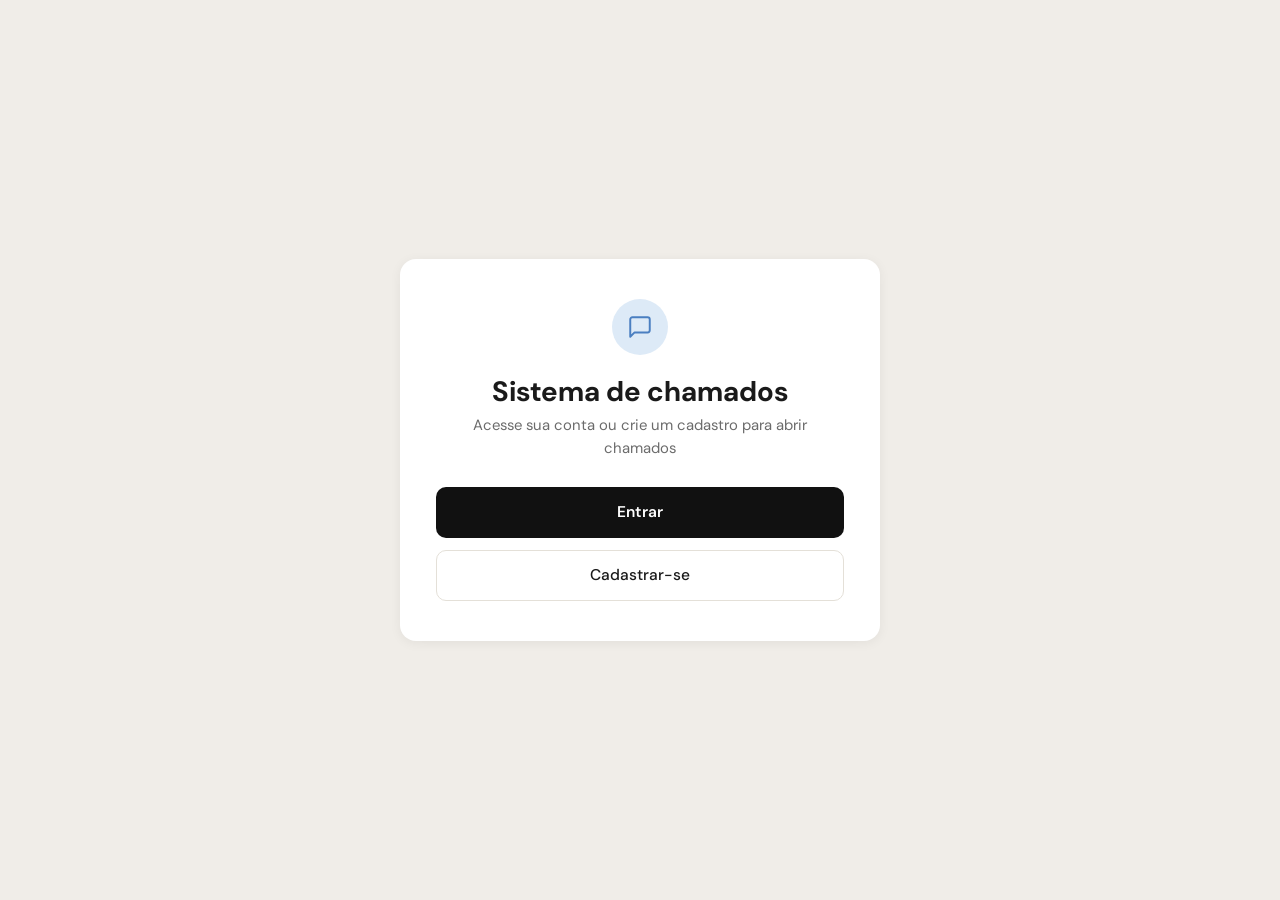
<file: index.html>
<!DOCTYPE html>
<html lang="pt-BR">
<head>
  <meta charset="UTF-8" />
  <meta name="viewport" content="width=device-width, initial-scale=1.0" />
  <title>Sistema de Chamados</title>
  <!-- Bootstrap 5 -->
  <link href="https://cdn.jsdelivr.net/npm/bootstrap@5.3.0/dist/css/bootstrap.min.css" rel="stylesheet" />
  <!-- CSS customizado -->
  <link rel="stylesheet" href="css/style.css" />
</head>
<body data-page="index">

  <!-- ========================================================
       TELA INICIAL
       ======================================================== -->
  <div class="card-main text-center">

    <!-- Ícone -->
    <div class="screen-icon">
      <svg viewBox="0 0 24 24" fill="none" stroke-width="1.8" stroke-linecap="round" stroke-linejoin="round">
        <path d="M21 15a2 2 0 0 1-2 2H7l-4 4V5a2 2 0 0 1 2-2h14a2 2 0 0 1 2 2z"/>
      </svg>
    </div>

    <h1 class="screen-title centered">Sistema de chamados</h1>
    <p class="screen-subtitle centered">
      Acesse sua conta ou crie um cadastro para abrir chamados
    </p>

    <!-- Botões -->
    <button id="btnEntrar" class="btn-primary-custom">Entrar</button>
    <a href="login.html" class="btn-outline-custom btn-gap" style="display:block;">Cadastrar-se</a>

  </div><!-- /card-main -->

  <!-- Bootstrap JS -->
  <script src="https://cdn.jsdelivr.net/npm/bootstrap@5.3.0/dist/js/bootstrap.bundle.min.js"></script>
  <script src="js/app.js"></script>
</body>
</html>
</file>
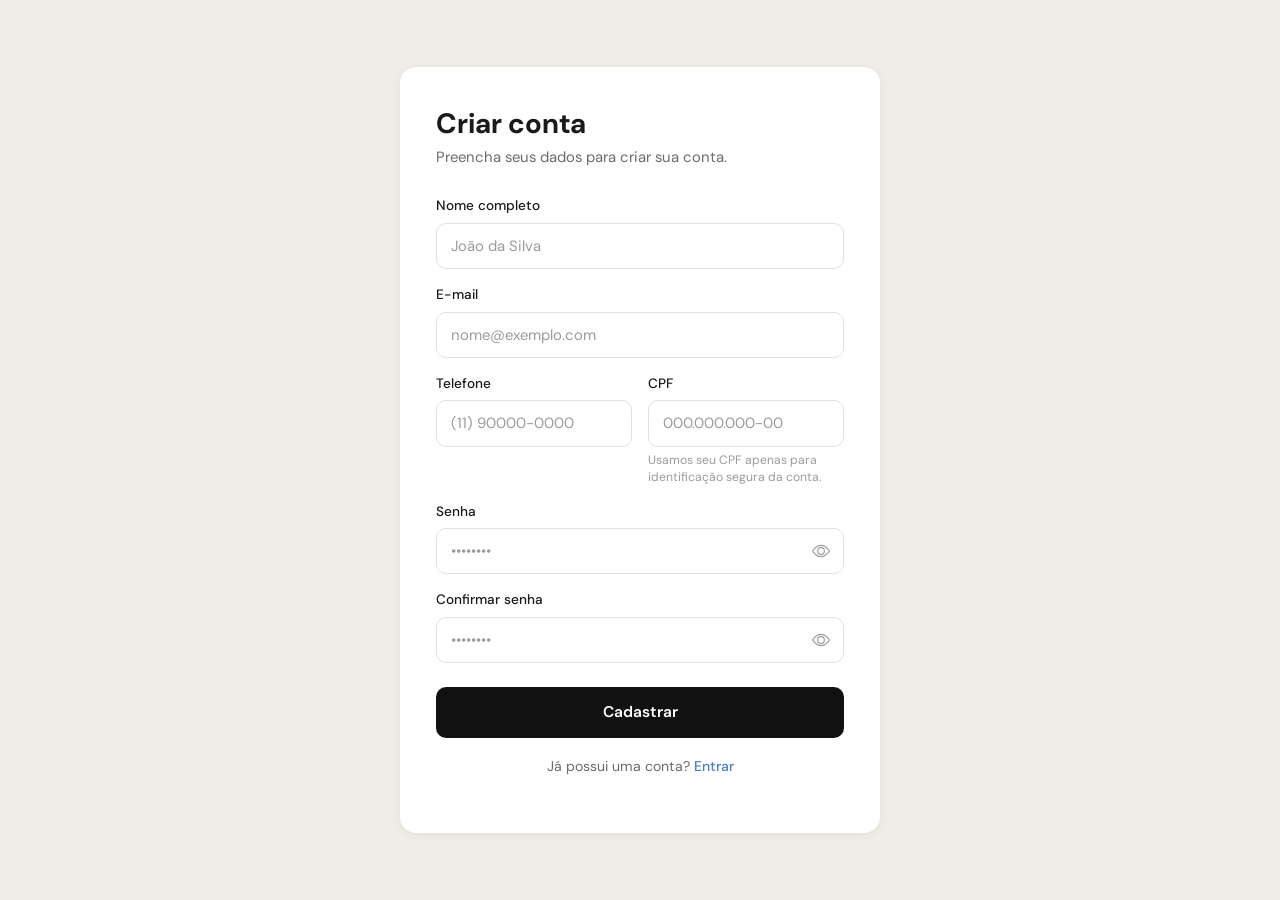
<file: cadastro.html>
<!DOCTYPE html>
<html lang="pt-BR">

<head>
  <meta charset="UTF-8" />
  <meta name="viewport" content="width=device-width, initial-scale=1.0" />
  <title>Criar conta – Sistema de Chamados</title>
  <link href="https://cdn.jsdelivr.net/npm/bootstrap@5.3.0/dist/css/bootstrap.min.css" rel="stylesheet" />
  <link rel="stylesheet" href="css/style.css" />
</head>

<body data-page="cadastro">

  <!-- ========================================================
       TELA DE CADASTRO
       ======================================================== -->
  <div class="card-main">

    <h1 class="screen-title">Criar conta</h1>
    <p class="screen-subtitle">Preencha seus dados para criar sua conta.</p>

    <!-- Alerta -->
    <div id="alertCadastro" class="alert-box"></div>

    <!-- Formulário -->
    <form id="formCadastro" novalidate>

      <!-- Nome completo -->
      <div class="mb-3">
        <label for="nome" class="form-label">Nome completo</label>
        <input type="text" id="nome" class="form-control" placeholder="João da Silva" autocomplete="name" required />
      </div>

      <!-- E-mail -->
      <div class="mb-3">
        <label for="email" class="form-label">E-mail</label>
        <input type="email" id="email" class="form-control" placeholder="nome@exemplo.com" autocomplete="email" required />
        <p class="field-error" id="erroEmail"></p>
      </div>

      <!-- Telefone + CPF lado a lado -->
      <div class="row g-3 mb-3">
        <div class="col-sm-6">
          <label for="telefone" class="form-label">Telefone</label>
          <input type="tel" id="telefone" class="form-control" placeholder="(11) 90000-0000" autocomplete="tel"
            maxlength="16" required />
        </div>
        <div class="col-sm-6">
          <label for="cpf" class="form-label">CPF</label>
          <input type="text" id="cpf" class="form-control" placeholder="000.000.000-00" maxlength="14"
            inputmode="numeric" required />
          <p class="field-hint">Usamos seu CPF apenas para identificação segura da conta.</p>
          <p class="field-error" id="erroCPF"></p>
        </div>
      </div>

      <!-- Senha -->
      <div class="mb-3">
        <label for="senha" class="form-label">Senha</label>
        <div class="password-wrapper">
          <input type="password" id="senha" class="form-control" placeholder="••••••••" autocomplete="new-password" required />
          <button type="button" class="btn-toggle-pwd" aria-label="Mostrar senha" onclick="toggleSenha('senha', this)">
            <svg class="icon-eye" xmlns="http://www.w3.org/2000/svg" width="18" height="18" viewBox="0 0 16 16" fill="currentColor">
              <path d="M16 8s-3-5.5-8-5.5S0 8 0 8s3 5.5 8 5.5S16 8 16 8zM1.173 8a13.133 13.133 0 0 1 1.66-2.043C4.12 4.668 5.88 3.5 8 3.5c2.12 0 3.879 1.168 5.168 2.457A13.133 13.133 0 0 1 14.828 8c-.058.087-.122.183-.195.288-.335.48-.83 1.12-1.465 1.755C11.879 11.332 10.119 12.5 8 12.5c-2.12 0-3.879-1.168-5.168-2.457A13.134 13.134 0 0 1 1.172 8z"/>
              <path d="M8 5.5a2.5 2.5 0 1 0 0 5 2.5 2.5 0 0 0 0-5zM4.5 8a3.5 3.5 0 1 1 7 0 3.5 3.5 0 0 1-7 0z"/>
            </svg>
            <svg class="icon-eye-slash" xmlns="http://www.w3.org/2000/svg" width="18" height="18" viewBox="0 0 16 16" fill="currentColor" style="display:none">
              <path d="M13.359 11.238C15.06 9.72 16 8 16 8s-3-5.5-8-5.5a7.028 7.028 0 0 0-2.79.588l.77.771A5.944 5.944 0 0 1 8 3.5c2.12 0 3.879 1.168 5.168 2.457A13.134 13.134 0 0 1 14.828 8c-.058.087-.122.183-.195.288-.335.48-.83 1.12-1.465 1.755-.165.165-.337.328-.517.486l.708.709z"/>
              <path d="M11.297 9.176a3.5 3.5 0 0 0-4.474-4.474l.823.823a2.5 2.5 0 0 1 2.829 2.829l.822.822zm-2.943 1.299.822.822a3.5 3.5 0 0 1-4.474-4.474l.823.823a2.5 2.5 0 0 0 2.829 2.829z"/>
              <path d="M3.35 5.47c-.18.16-.353.322-.518.487A13.134 13.134 0 0 0 1.172 8l.195.288c.335.48.83 1.12 1.465 1.755C4.121 11.332 5.881 12.5 8 12.5c.716 0 1.39-.133 2.02-.36l.77.772A7.029 7.029 0 0 1 8 13.5C3 13.5 0 8 0 8s.939-1.721 2.641-3.238l.708.709zm10.296 8.884-12-12 .708-.708 12 12-.708.708z"/>
            </svg>
          </button>
        </div>
        <div class="pwd-criteria" id="pwdCriteria">
          <p class="criteria-item" id="critLen"><span class="crit-icon">✗</span> Mínimo de 8 caracteres</p>
          <p class="criteria-item" id="critNum"><span class="crit-icon">✗</span> Contém pelo menos um número</p>
          <p class="criteria-item" id="critLtr"><span class="crit-icon">✗</span> Contém pelo menos uma letra</p>
        </div>
      </div>

      <!-- Confirmar senha -->
      <div class="mb-4">
        <label for="confirmarSenha" class="form-label">Confirmar senha</label>
        <div class="password-wrapper">
          <input type="password" id="confirmarSenha" class="form-control" placeholder="••••••••" autocomplete="new-password" required />

          <button type="button" class="btn-toggle-pwd" aria-label="Mostrar senha" onclick="toggleSenha('confirmarSenha', this)">
            <svg class="icon-eye" xmlns="http://www.w3.org/2000/svg" width="18" height="18" viewBox="0 0 16 16" fill="currentColor">
              <path d="M16 8s-3-5.5-8-5.5S0 8 0 8s3 5.5 8 5.5S16 8 16 8zM1.173 8a13.133 13.133 0 0 1 1.66-2.043C4.12 4.668 5.88 3.5 8 3.5c2.12 0 3.879 1.168 5.168 2.457A13.133 13.133 0 0 1 14.828 8c-.058.087-.122.183-.195.288-.335.48-.83 1.12-1.465 1.755C11.879 11.332 10.119 12.5 8 12.5c-2.12 0-3.879-1.168-5.168-2.457A13.134 13.134 0 0 1 1.172 8z"/>
              <path d="M8 5.5a2.5 2.5 0 1 0 0 5 2.5 2.5 0 0 0 0-5zM4.5 8a3.5 3.5 0 1 1 7 0 3.5 3.5 0 0 1-7 0z"/>
            </svg>
            <svg class="icon-eye-slash" xmlns="http://www.w3.org/2000/svg" width="18" height="18" viewBox="0 0 16 16" fill="currentColor" style="display:none">
              <path d="M13.359 11.238C15.06 9.72 16 8 16 8s-3-5.5-8-5.5a7.028 7.028 0 0 0-2.79.588l.77.771A5.944 5.944 0 0 1 8 3.5c2.12 0 3.879 1.168 5.168 2.457A13.134 13.134 0 0 1 14.828 8c-.058.087-.122.183-.195.288-.335.48-.83 1.12-1.465 1.755-.165.165-.337.328-.517.486l.708.709z"/>
              <path d="M11.297 9.176a3.5 3.5 0 0 0-4.474-4.474l.823.823a2.5 2.5 0 0 1 2.829 2.829l.822.822zm-2.943 1.299.822.822a3.5 3.5 0 0 1-4.474-4.474l.823.823a2.5 2.5 0 0 0 2.829 2.829z"/>
              <path d="M3.35 5.47c-.18.16-.353.322-.518.487A13.134 13.134 0 0 0 1.172 8l.195.288c.335.48.83 1.12 1.465 1.755C4.121 11.332 5.881 12.5 8 12.5c.716 0 1.39-.133 2.02-.36l.77.772A7.029 7.029 0 0 1 8 13.5C3 13.5 0 8 0 8s.939-1.721 2.641-3.238l.708.709zm10.296 8.884-12-12 .708-.708 12 12-.708.708z"/>
            </svg>
          </button>
        </div>
        <p class="field-error" id="erroConfirmaSenha"></p>
      </div>

      <button type="submit" class="btn-primary-custom">Cadastrar</button>

    </form>

    <p class="form-footer">
      Já possui uma conta? <a href="login.html" class="link-accent">Entrar</a>
    </p>

  </div><!-- /card-main -->

  <script src="https://cdn.jsdelivr.net/npm/bootstrap@5.3.0/dist/js/bootstrap.bundle.min.js"></script>
  <script src="js/app.js"></script>
  <script>
    function toggleSenha(id, btn) {
      const input = document.getElementById(id);
      const mostrar = input.type === 'password';
      input.type = mostrar ? 'text' : 'password';
      btn.setAttribute('aria-label', mostrar ? 'Ocultar senha' : 'Mostrar senha');
      btn.querySelector('.icon-eye').style.display = mostrar ? 'none' : '';
      btn.querySelector('.icon-eye-slash').style.display = mostrar ? '' : 'none';
    }
  </script>
</body>

</html>
</file>
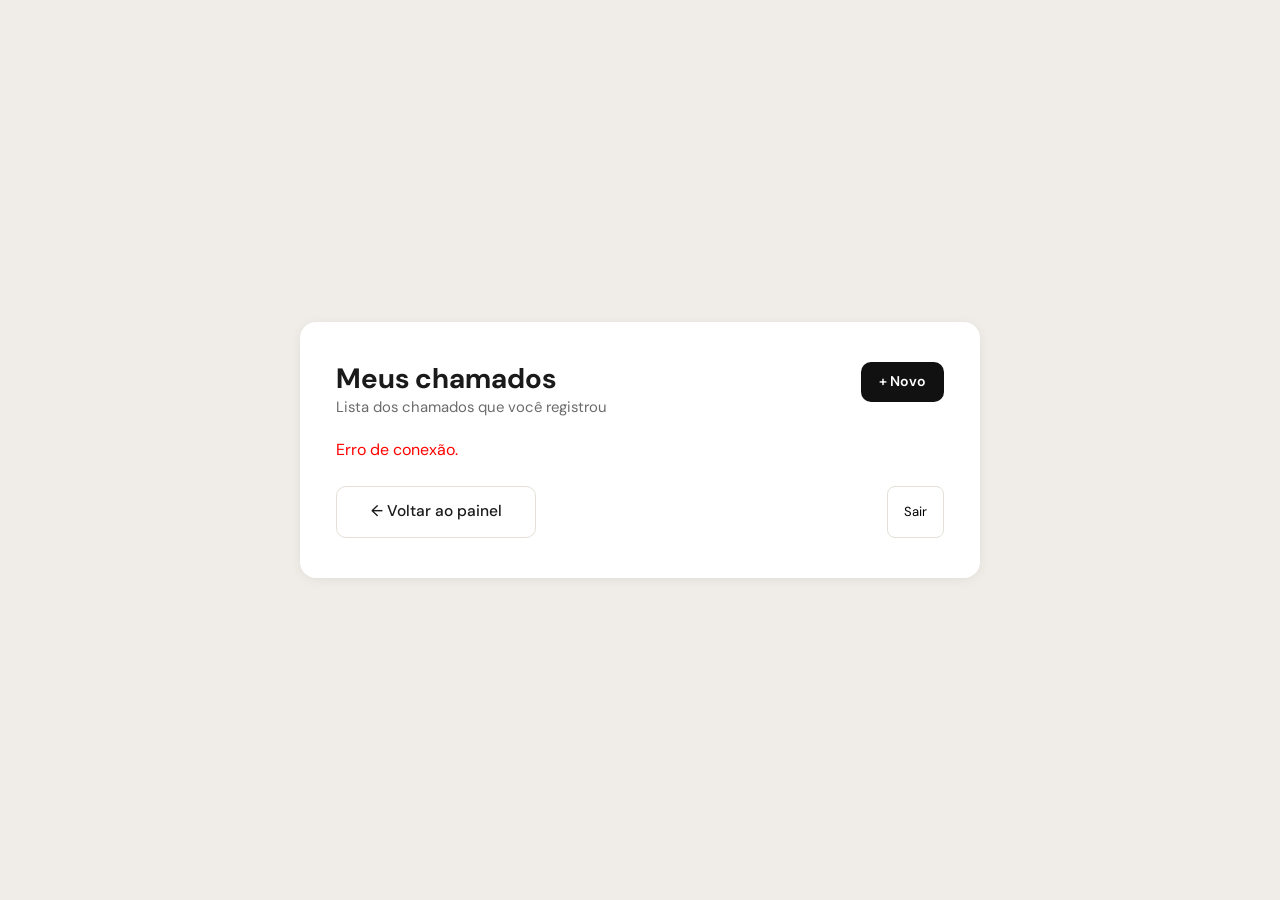
<file: chamados.html>
<!DOCTYPE html>
<html lang="pt-BR">
<head>
  <meta charset="UTF-8" />
  <meta name="viewport" content="width=device-width, initial-scale=1.0" />
  <title>Meus chamados – Sistema de Chamados</title>
  <link href="https://cdn.jsdelivr.net/npm/bootstrap@5.3.0/dist/css/bootstrap.min.css" rel="stylesheet" />
  <link rel="stylesheet" href="css/style.css" />
</head>
<body data-page="chamados">

  <!-- ========================================================
       LISTAGEM DE CHAMADOS
       ======================================================== -->
  <div class="card-main card-wide">

    <!-- Cabeçalho com título + botão + ações de nav -->
    <div class="list-header">
      <div>
        <h1 class="screen-title mb-0">Meus chamados</h1>
        <p class="screen-subtitle mb-0">Lista dos chamados que você registrou</p>
      </div>
      <button id="btnNovo" class="btn-novo">+ Novo</button>
    </div>

    <!-- Lista dinâmica (preenchida pelo JS) -->
    <div id="listaChamados">
      <p style="color:var(--text-muted); font-size:.9rem;">Carregando…</p>
    </div>

    <!-- Rodapé de navegação -->
    <div style="display:flex; gap:12px; margin-top:24px; justify-content:space-between;">
      <button id="btnVoltar" class="btn-outline-custom mb-0" style="max-width:200px;">← Voltar ao painel</button>
      <button onclick="fazerLogout()" class="btn-sm-outline">Sair</button>
    </div>

  </div><!-- /card-main -->

  <!-- ========================================================
       MODAL: Abrir / Editar chamado
       ======================================================== -->
  <div id="modalChamado" class="modal-overlay">
    <div class="modal-box">

      <h2 class="screen-title" id="modalChamadoTitulo" style="font-size:1.4rem; margin-bottom:4px;">
        Abrir chamado
      </h2>
      <p class="screen-subtitle">Preencha os dados para registrar um novo chamado</p>

      <div id="alertChamado" class="alert-box"></div>

      <form id="formChamado" novalidate>

        <!-- Título -->
        <div class="mb-3">
          <label for="chTitulo" class="form-label">Título</label>
          <input
            type="text"
            id="chTitulo"
            class="form-control"
            placeholder="Resumo do problema"
            required
          />
        </div>

        <!-- Descrição -->
        <div class="mb-3">
          <label for="chDescricao" class="form-label">Descrição</label>
          <textarea
            id="chDescricao"
            class="form-control"
            placeholder="Descreva o chamado em detalhes…"
            rows="4"
            required
          ></textarea>
        </div>

        <!-- Departamento + Região lado a lado -->
        <div class="col-2 mb-3">
          <div>
            <label for="chDepartamento" class="form-label">Departamento</label>
            <select id="chDepartamento" class="form-select" required>
              <option value="">Selecione…</option>
              <option value="TI">TI</option>
              <option value="RH">RH</option>
              <option value="Financeiro">Financeiro</option>
            </select>
          </div>
          <div>
            <label for="chRegiao" class="form-label">Região</label>
            <select id="chRegiao" class="form-select" required>
              <option value="">Selecione…</option>
              <option value="Sudeste">Sudeste</option>
              <option value="Sul">Sul</option>
              <option value="Norte">Norte</option>
            </select>
          </div>
        </div>

        <!-- Responsável -->
        <div class="mb-3">
          <label for="chResponsavel" class="form-label">Responsável</label>
          <input
            type="text"
            id="chResponsavel"
            class="form-control"
            placeholder="Nome do responsável pelo atendimento"
            required
          />
        </div>

        <!-- Status (visível apenas na edição) -->
        <div id="statusGroup" class="mb-4" style="display:none;">
          <label for="chStatus" class="form-label">Status</label>
          <select id="chStatus" class="form-select">
            <option value="Em aberto">Em aberto</option>
            <option value="Em análise">Em análise</option>
            <option value="Resolvido">Resolvido</option>
          </select>
        </div>

        <!-- Hint para novo chamado -->
        <p class="status-hint mb-4" id="statusHint">
          Ao criar um novo chamado, o status inicial será "Em aberto".
        </p>

        <!-- Botões -->
        <div class="col-2">
          <button type="button" onclick="fecharModalChamado()" class="btn-outline-custom mb-0">Cancelar</button>
          <button type="submit" id="btnSalvarChamado" class="btn-primary-custom mb-0">Cadastrar chamado</button>
        </div>

      </form>
    </div>
  </div><!-- /modalChamado -->

  <script src="https://cdn.jsdelivr.net/npm/bootstrap@5.3.0/dist/js/bootstrap.bundle.min.js"></script>
  <script src="js/app.js"></script>
</body>
</html>
</file>
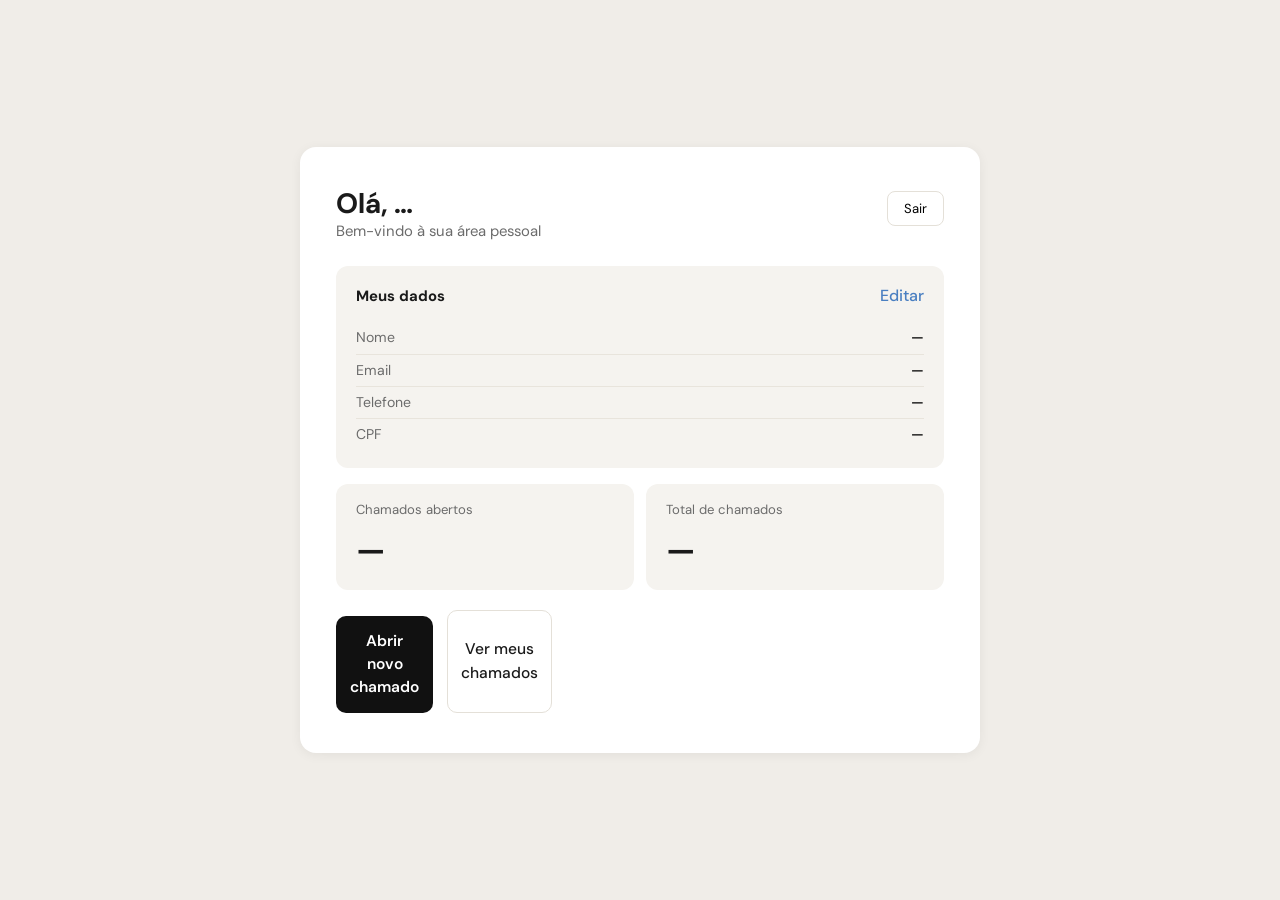
<file: dashboard.html>
<!DOCTYPE html>
<html lang="pt-BR">
<head>
  <meta charset="UTF-8" />
  <meta name="viewport" content="width=device-width, initial-scale=1.0" />
  <title>Área do usuário – Sistema de Chamados</title>
  <link href="https://cdn.jsdelivr.net/npm/bootstrap@5.3.0/dist/css/bootstrap.min.css" rel="stylesheet" />
  <link rel="stylesheet" href="css/style.css" />
</head>
<body data-page="dashboard">

  <!-- ========================================================
       ÁREA DO USUÁRIO
       ======================================================== -->
  <div class="card-main card-wide">

    <!-- Cabeçalho -->
    <div style="display:flex; justify-content:space-between; align-items:flex-start; margin-bottom:24px;">
      <div>
        <h1 class="screen-title mb-0">Olá, <span id="nomeUsuario">…</span></h1>
        <p class="screen-subtitle mb-0">Bem-vindo à sua área pessoal</p>
      </div>
      <button onclick="fazerLogout()" class="btn-sm-outline" style="margin-top:4px;">Sair</button>
    </div>

    <!-- Seção Meus dados -->
    <div class="data-section">
      <div class="data-section-header">
        <span class="data-section-title">Meus dados</span>
        <button id="btnEditarDados" class="link-accent" style="background:none;border:none;padding:0;cursor:pointer;">
          Editar
        </button>
      </div>

      <div class="data-row">
        <span class="data-row-key">Nome</span>
        <span class="data-row-val" id="dadoNome">—</span>
      </div>
      <div class="data-row">
        <span class="data-row-key">Email</span>
        <span class="data-row-val" id="dadoEmail">—</span>
      </div>
      <div class="data-row">
        <span class="data-row-key">Telefone</span>
        <span class="data-row-val" id="dadoTelefone">—</span>
      </div>
      <div class="data-row">
        <span class="data-row-key">CPF</span>
        <span class="data-row-val" id="dadoCPF">—</span>
      </div>
    </div>

    <!-- Estatísticas de chamados -->
    <div class="stats-row">
      <div class="stat-card">
        <div class="stat-label">Chamados abertos</div>
        <div class="stat-value" id="qtdAbertos">—</div>
      </div>
      <div class="stat-card">
        <div class="stat-label">Total de chamados</div>
        <div class="stat-value" id="qtdTotal">—</div>
      </div>
    </div>

    <!-- Ações -->
    <div class="col-2">
      <button id="btnNovoChamado" class="btn-primary-custom mb-0">Abrir novo chamado</button>
      <button id="btnVerChamados" class="btn-outline-custom mb-0">Ver meus chamados</button>
    </div>

  </div><!-- /card-main -->

  <!-- ========================================================
       MODAL: Editar dados do usuário
       ======================================================== -->
  <div id="modalEditar" class="modal-overlay">
    <div class="modal-box">

      <h2 class="screen-title" style="font-size:1.4rem; margin-bottom:4px;">Editar dados</h2>
      <p class="screen-subtitle">Atualize suas informações pessoais</p>

      <div id="alertEditar" class="alert-box"></div>

      <form id="formEditar" novalidate>

        <div class="mb-3">
          <label for="editNome" class="form-label">Nome completo</label>
          <input type="text" id="editNome" class="form-control" required />
        </div>

        <div class="mb-3">
          <label for="editEmail" class="form-label">Email</label>
          <input type="email" id="editEmail" class="form-control" required />
        </div>

        <div class="col-2 mb-3">
          <div>
            <label for="editTelefone" class="form-label">Telefone</label>
            <input type="tel" id="editTelefone" class="form-control" maxlength="16" required />
          </div>
          <div>
            <label for="editCPF" class="form-label">CPF</label>
            <input type="text" id="editCPF" class="form-control" maxlength="14" inputmode="numeric" required />
          </div>
        </div>

        <div class="mb-4">
          <label for="editSenha" class="form-label">
            Nova senha <span style="color:var(--text-muted); font-weight:400;">(deixe em branco para manter)</span>
          </label>
          <input type="password" id="editSenha" class="form-control" placeholder="••••••••" autocomplete="new-password" />
        </div>

        <div class="col-2">
          <button type="button" onclick="fecharModalEditar()" class="btn-outline-custom mb-0">Cancelar</button>
          <button type="submit" class="btn-primary-custom mb-0">Salvar alterações</button>
        </div>

      </form>
    </div>
  </div><!-- /modalEditar -->

  <script src="https://cdn.jsdelivr.net/npm/bootstrap@5.3.0/dist/js/bootstrap.bundle.min.js"></script>
  <script src="js/app.js"></script>
</body>
</html>
</file>
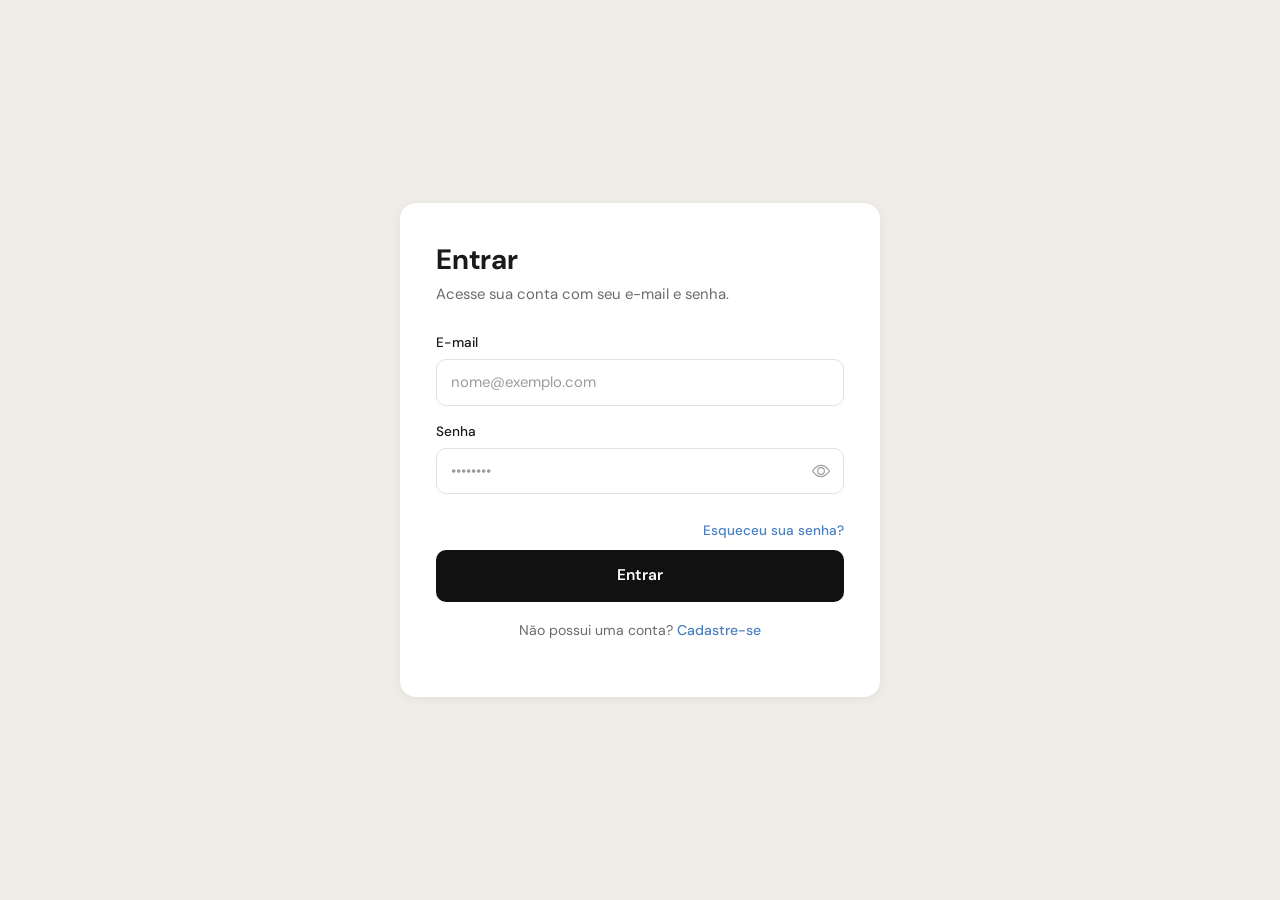
<file: login.html>
<!DOCTYPE html>
<html lang="pt-BR">
<head>
  <meta charset="UTF-8" />
  <meta name="viewport" content="width=device-width, initial-scale=1.0" />
  <title>Entrar – Sistema de Chamados</title>
  <link href="https://cdn.jsdelivr.net/npm/bootstrap@5.3.0/dist/css/bootstrap.min.css" rel="stylesheet" />
  <link rel="stylesheet" href="css/style.css" />
</head>
<body data-page="login">

  <!-- ========================================================
       TELA DE LOGIN
       ======================================================== -->
  <div class="card-main">

    <h1 class="screen-title">Entrar</h1>
    <p class="screen-subtitle">Acesse sua conta com seu e-mail e senha.</p>

    <!-- Alerta de erro/sucesso -->
    <div id="alertLogin" class="alert-box"></div>

    <!-- Formulário -->
    <form id="formLogin" novalidate>

      <div class="mb-3">
        <label for="email" class="form-label">E-mail</label>
        <input
          type="email"
          id="email"
          class="form-control"
          placeholder="nome@exemplo.com"
          autocomplete="email"
          required
        />
      </div>

      <div class="mb-4">
        <label for="senha" class="form-label">Senha</label>
        <div class="password-wrapper">
          <input
            type="password"
            id="senha"
            class="form-control"
            placeholder="••••••••"
            autocomplete="current-password"
            required
          />
          <button type="button" class="btn-toggle-pwd" aria-label="Mostrar senha" onclick="toggleSenha('senha', this)">
            <svg class="icon-eye" xmlns="http://www.w3.org/2000/svg" width="18" height="18" viewBox="0 0 16 16" fill="currentColor">
              <path d="M16 8s-3-5.5-8-5.5S0 8 0 8s3 5.5 8 5.5S16 8 16 8zM1.173 8a13.133 13.133 0 0 1 1.66-2.043C4.12 4.668 5.88 3.5 8 3.5c2.12 0 3.879 1.168 5.168 2.457A13.133 13.133 0 0 1 14.828 8c-.058.087-.122.183-.195.288-.335.48-.83 1.12-1.465 1.755C11.879 11.332 10.119 12.5 8 12.5c-2.12 0-3.879-1.168-5.168-2.457A13.134 13.134 0 0 1 1.172 8z"/>
              <path d="M8 5.5a2.5 2.5 0 1 0 0 5 2.5 2.5 0 0 0 0-5zM4.5 8a3.5 3.5 0 1 1 7 0 3.5 3.5 0 0 1-7 0z"/>
            </svg>
            <svg class="icon-eye-slash" xmlns="http://www.w3.org/2000/svg" width="18" height="18" viewBox="0 0 16 16" fill="currentColor" style="display:none">
              <path d="M13.359 11.238C15.06 9.72 16 8 16 8s-3-5.5-8-5.5a7.028 7.028 0 0 0-2.79.588l.77.771A5.944 5.944 0 0 1 8 3.5c2.12 0 3.879 1.168 5.168 2.457A13.134 13.134 0 0 1 14.828 8c-.058.087-.122.183-.195.288-.335.48-.83 1.12-1.465 1.755-.165.165-.337.328-.517.486l.708.709z"/>
              <path d="M11.297 9.176a3.5 3.5 0 0 0-4.474-4.474l.823.823a2.5 2.5 0 0 1 2.829 2.829l.822.822zm-2.943 1.299.822.822a3.5 3.5 0 0 1-4.474-4.474l.823.823a2.5 2.5 0 0 0 2.829 2.829z"/>
              <path d="M3.35 5.47c-.18.16-.353.322-.518.487A13.134 13.134 0 0 0 1.172 8l.195.288c.335.48.83 1.12 1.465 1.755C4.121 11.332 5.881 12.5 8 12.5c.716 0 1.39-.133 2.02-.36l.77.772A7.029 7.029 0 0 1 8 13.5C3 13.5 0 8 0 8s.939-1.721 2.641-3.238l.708.709zm10.296 8.884-12-12 .708-.708 12 12-.708.708z"/>
            </svg>
          </button>
        </div>
      </div>

      <div class="text-end mb-2">
        <a href="recuperar-senha.html" class="link-accent" style="font-size:0.85rem;">Esqueceu sua senha?</a>
      </div>

      <button type="submit" class="btn-primary-custom">Entrar</button>

    </form>

    <p class="form-footer">
      Não possui uma conta? <a href="cadastro.html" class="link-accent">Cadastre-se</a>
    </p>

  </div><!-- /card-main -->

  <script src="https://cdn.jsdelivr.net/npm/bootstrap@5.3.0/dist/js/bootstrap.bundle.min.js"></script>
  <script src="js/app.js"></script>
  <script>
    function toggleSenha(id, btn) {
      const input = document.getElementById(id);
      const mostrar = input.type === 'password';
      input.type = mostrar ? 'text' : 'password';
      btn.setAttribute('aria-label', mostrar ? 'Ocultar senha' : 'Mostrar senha');
      btn.querySelector('.icon-eye').style.display = mostrar ? 'none' : '';
      btn.querySelector('.icon-eye-slash').style.display = mostrar ? '' : 'none';
    }
  </script>
</body>
</html>
</file>
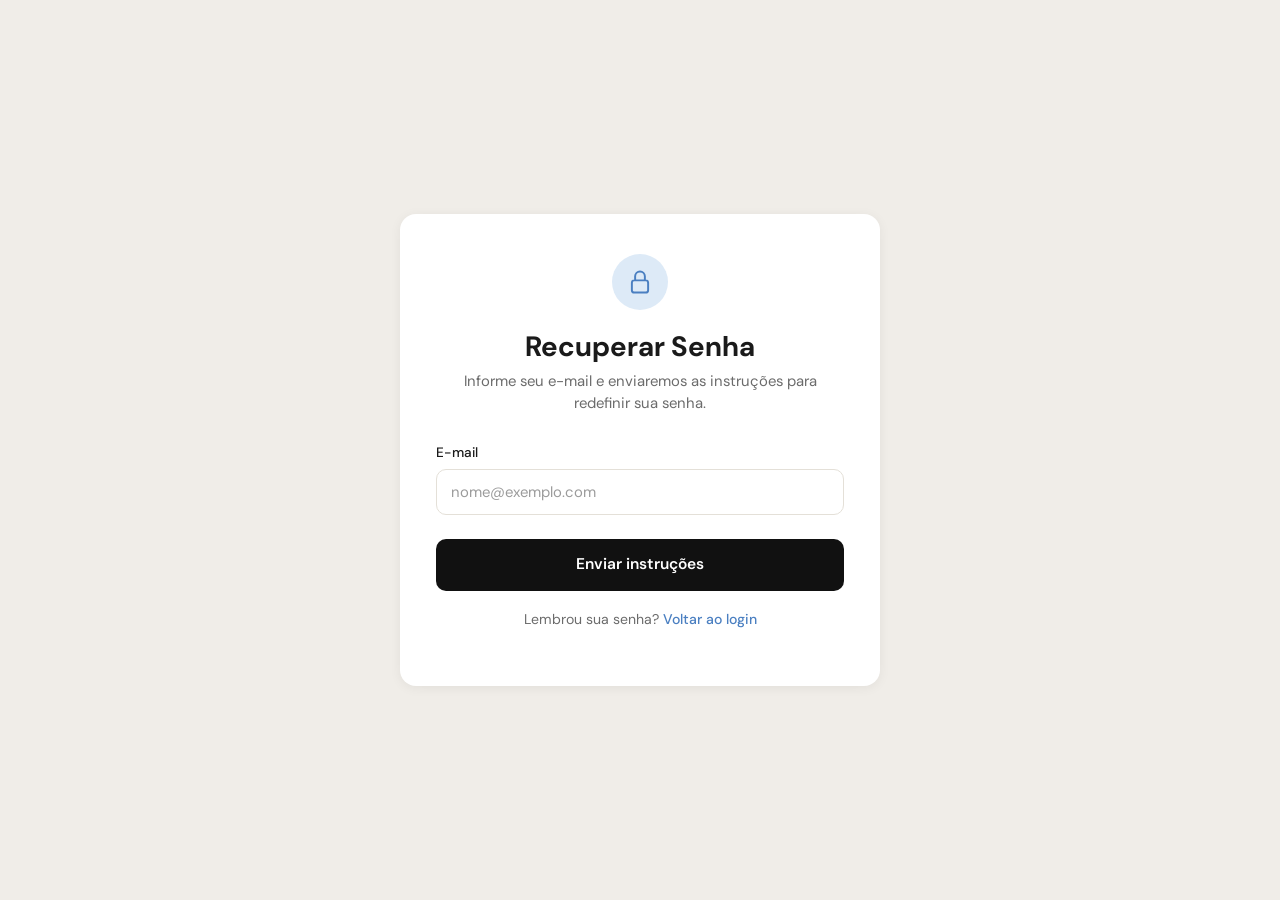
<file: recuperar-senha.html>
<!DOCTYPE html>
<html lang="pt-BR">
<head>
  <meta charset="UTF-8" />
  <meta name="viewport" content="width=device-width, initial-scale=1.0" />
  <title>Recuperar Senha – Sistema de Chamados</title>
  <link href="https://cdn.jsdelivr.net/npm/bootstrap@5.3.0/dist/css/bootstrap.min.css" rel="stylesheet" />
  <link rel="stylesheet" href="css/style.css" />
</head>
<body data-page="recuperar-senha">

  <!-- ========================================================
       TELA DE RECUPERAÇÃO DE SENHA
       ======================================================== -->
  <div class="card-main">

    <div class="screen-icon">
      <svg xmlns="http://www.w3.org/2000/svg" fill="none" viewBox="0 0 24 24" stroke-width="1.8" stroke="currentColor">
        <path stroke-linecap="round" stroke-linejoin="round" d="M16.5 10.5V6.75a4.5 4.5 0 1 0-9 0v3.75m-.75 11.25h10.5a2.25 2.25 0 0 0 2.25-2.25v-6.75a2.25 2.25 0 0 0-2.25-2.25H6.75a2.25 2.25 0 0 0-2.25 2.25v6.75a2.25 2.25 0 0 0 2.25 2.25z" />
      </svg>
    </div>

    <h1 class="screen-title centered">Recuperar Senha</h1>
    <p class="screen-subtitle centered">Informe seu e-mail e enviaremos as instruções para redefinir sua senha.</p>

    <!-- Alerta de erro/sucesso -->
    <div id="alertRecuperar" class="alert-box"></div>

    <!-- Formulário -->
    <form id="formRecuperar" novalidate>

      <div class="mb-4">
        <label for="email" class="form-label">E-mail</label>
        <input
          type="email"
          id="email"
          class="form-control"
          placeholder="nome@exemplo.com"
          autocomplete="email"
          required
        />
      </div>

      <button type="submit" class="btn-primary-custom">Enviar instruções</button>

    </form>

    <p class="form-footer">
      Lembrou sua senha? <a href="login.html" class="link-accent">Voltar ao login</a>
    </p>

  </div><!-- /card-main -->

  <script src="https://cdn.jsdelivr.net/npm/bootstrap@5.3.0/dist/js/bootstrap.bundle.min.js"></script>
  <script src="js/app.js"></script>
  <script>
    document.getElementById('formRecuperar').addEventListener('submit', function (e) {
      e.preventDefault();
      const email = document.getElementById('email').value.trim();
      const alerta = document.getElementById('alertRecuperar');

      if (!email) {
        alerta.className = 'alert-box alert-erro show';
        alerta.textContent = 'Por favor, informe seu e-mail.';
        return;
      }

      alerta.className = 'alert-box alert-ok show';
      alerta.textContent = 'Se esse e-mail estiver cadastrado, você receberá as instruções em breve.';
      this.reset();
    });
  </script>
</body>
</html>
</file>
<file: css/style.css>
/* ============================================================
   style.css - Sistema de Chamados
   Disciplina: TMS1391 - Desenvolvimento Web
   Design: Clean/Minimal - fiel ao layout dos exemplos fornecidos
   ============================================================ */

/* ---------- Importação de fonte ---------- */
@import url('https://fonts.googleapis.com/css2?family=DM+Sans:ital,opsz,wght@0,9..40,300;0,9..40,400;0,9..40,500;0,9..40,600;0,9..40,700;1,9..40,400&display=swap');

/* ---------- Variáveis de design ---------- */
:root {
  --bg-page:       #f0ede8;   /* fundo geral bege-claro */
  --bg-card:       #ffffff;   /* cards brancos */
  --bg-muted:      #f5f3ef;   /* seções internas suaves */
  --text-main:     #1a1a1a;
  --text-sub:      #6b6b6b;
  --text-muted:    #9b9b9b;
  --border:        #e4e0d8;
  --accent-blue:   #4a7fc1;
  --btn-primary-bg:#111111;
  --btn-primary-fg:#ffffff;
  --radius-card:   16px;
  --radius-input:  10px;
  --radius-btn:    10px;
  --shadow-card:   0 2px 12px rgba(0,0,0,.06);
  --font:          'DM Sans', sans-serif;
}

/* ---------- Reset / Base ---------- */
*, *::before, *::after { box-sizing: border-box; }

body {
  font-family: var(--font);
  background-color: var(--bg-page);
  color: var(--text-main);
  margin: 0;
  min-height: 100vh;
  display: flex;
  align-items: center;
  justify-content: center;
  padding: 24px 16px;
}

/* ---------- Card principal ---------- */
.card-main {
  background: var(--bg-card);
  border-radius: var(--radius-card);
  box-shadow: var(--shadow-card);
  padding: 40px 36px;
  width: 100%;
  max-width: 480px;
}

.card-main.card-wide {
  max-width: 680px;
}

/* ---------- Cabeçalhos das telas ---------- */
.screen-icon {
  width: 56px;
  height: 56px;
  background: #ddeaf7;
  border-radius: 50%;
  display: flex;
  align-items: center;
  justify-content: center;
  margin: 0 auto 20px;
}

.screen-icon svg {
  width: 26px;
  height: 26px;
  stroke: var(--accent-blue);
}

.screen-title {
  font-size: 1.75rem;
  font-weight: 700;
  margin: 0 0 6px;
  text-align: left;
}

.screen-title.centered { text-align: center; }

.screen-subtitle {
  font-size: 0.93rem;
  color: var(--text-sub);
  margin: 0 0 28px;
}

.screen-subtitle.centered { text-align: center; }

/* ---------- Inputs ---------- */
.form-label {
  font-size: 0.85rem;
  font-weight: 500;
  color: var(--text-main);
  margin-bottom: 6px;
  display: block;
}

.form-control,
.form-select {
  font-family: var(--font);
  background: var(--bg-card);
  border: 1.5px solid var(--border);
  border-radius: var(--radius-input);
  padding: 11px 14px;
  font-size: 0.93rem;
  color: var(--text-main);
  width: 100%;
  transition: border-color .2s;
  outline: none;
}

.form-control::placeholder { color: var(--text-muted); }

.form-control:focus,
.form-select:focus {
  border-color: #aaa;
  box-shadow: none;
}

textarea.form-control {
  resize: vertical;
  min-height: 96px;
}

/* ---------- Botões ---------- */
.btn-primary-custom {
  display: block;
  width: 100%;
  padding: 14px;
  background: var(--btn-primary-bg);
  color: var(--btn-primary-fg);
  border: none;
  border-radius: var(--radius-btn);
  font-family: var(--font);
  font-size: 0.97rem;
  font-weight: 600;
  cursor: pointer;
  transition: opacity .18s;
  text-align: center;
  text-decoration: none;
  margin-top: 6px;
}

.btn-primary-custom:hover { opacity: .85; color: #fff; }

.btn-outline-custom {
  display: block;
  width: 100%;
  padding: 13px;
  background: transparent;
  color: var(--text-main);
  border: 1.5px solid var(--border);
  border-radius: var(--radius-btn);
  font-family: var(--font);
  font-size: 0.97rem;
  font-weight: 500;
  cursor: pointer;
  transition: background .18s;
  text-align: center;
  text-decoration: none;
}

.btn-outline-custom:hover { background: var(--bg-muted); color: var(--text-main); }

.btn-sm-outline {
  padding: 7px 16px;
  font-size: 0.82rem;
  border-radius: 8px;
  border: 1.5px solid var(--border);
  background: transparent;
  cursor: pointer;
  font-family: var(--font);
  transition: background .15s;
}

.btn-sm-outline:hover { background: var(--bg-muted); }

/* ---------- Links ---------- */
.link-accent {
  color: var(--accent-blue);
  text-decoration: none;
  font-weight: 500;
  cursor: pointer;
}

.link-accent:hover { text-decoration: underline; }

/* ---------- Separador de botões ---------- */
.btn-gap { margin-top: 12px; }

/* ---------- Rodapé de formulários ---------- */
.form-footer {
  text-align: center;
  margin-top: 18px;
  font-size: 0.88rem;
  color: var(--text-sub);
}

/* ---------- Seção de dados do usuário ---------- */
.data-section {
  background: var(--bg-muted);
  border-radius: 12px;
  padding: 18px 20px;
  margin-bottom: 16px;
}

.data-section-header {
  display: flex;
  justify-content: space-between;
  align-items: center;
  margin-bottom: 14px;
}

.data-section-title {
  font-weight: 700;
  font-size: 0.93rem;
}

.data-row {
  display: flex;
  justify-content: space-between;
  font-size: 0.88rem;
  padding: 5px 0;
  border-bottom: 1px solid #e8e4dc;
}

.data-row:last-child { border-bottom: none; }
.data-row-key  { color: var(--text-sub); }
.data-row-val  { font-weight: 600; text-align: right; max-width: 65%; word-break: break-word; }

/* ---------- Stats cards ---------- */
.stats-row {
  display: grid;
  grid-template-columns: 1fr 1fr;
  gap: 12px;
  margin-bottom: 20px;
}

.stat-card {
  background: var(--bg-muted);
  border-radius: 12px;
  padding: 16px 20px;
}

.stat-label {
  font-size: 0.82rem;
  color: var(--text-sub);
  margin-bottom: 6px;
}

.stat-value {
  font-size: 2rem;
  font-weight: 700;
}

/* ---------- Listagem de chamados ---------- */
.list-header {
  display: flex;
  justify-content: space-between;
  align-items: flex-start;
  margin-bottom: 20px;
}

.chamado-item {
  background: var(--bg-muted);
  border-radius: 12px;
  padding: 16px 18px;
  margin-bottom: 10px;
  cursor: pointer;
  transition: box-shadow .18s;
}

.chamado-item:hover { box-shadow: 0 2px 10px rgba(0,0,0,.1); }

.chamado-item-top {
  display: flex;
  justify-content: space-between;
  align-items: flex-start;
  gap: 12px;
}

.chamado-titulo {
  font-weight: 600;
  font-size: 0.93rem;
}

.chamado-desc {
  font-size: 0.83rem;
  color: var(--text-sub);
  margin: 4px 0 8px;
  line-height: 1.45;
}

.chamado-meta {
  font-size: 0.78rem;
  color: var(--text-muted);
}

.chamado-meta span { margin-right: 12px; }

/* ---------- Badges de status ---------- */
.badge-status {
  display: inline-block;
  font-size: 0.75rem;
  font-weight: 600;
  padding: 3px 10px;
  border-radius: 20px;
  white-space: nowrap;
}

.badge-aberto    { background: #fff3e0; color: #c07000; }
.badge-analise   { background: #e3ecf9; color: #3466a3; }
.badge-resolvido { background: #e5f6ec; color: #297a4a; }

/* ---------- Hint de status ---------- */
.status-hint {
  font-size: 0.78rem;
  color: var(--text-muted);
  margin-top: 5px;
}

/* ---------- Botão + Novo ---------- */
.btn-novo {
  background: var(--btn-primary-bg);
  color: #fff;
  border: none;
  border-radius: 10px;
  padding: 9px 18px;
  font-family: var(--font);
  font-weight: 600;
  font-size: 0.88rem;
  cursor: pointer;
  transition: opacity .18s;
}

.btn-novo:hover { opacity: .82; }

/* ---------- Alertas ---------- */
.alert-box {
  border-radius: 10px;
  padding: 11px 14px;
  font-size: 0.88rem;
  margin-bottom: 16px;
  display: none;
}

.alert-box.show { display: block; }
.alert-erro     { background: #fde8e8; color: #b91c1c; }
.alert-ok       { background: #e5f6ec; color: #166534; }

/* ---------- Modal de edição ---------- */
.modal-overlay {
  display: none;
  position: fixed;
  inset: 0;
  background: rgba(0,0,0,.35);
  z-index: 1000;
  align-items: center;
  justify-content: center;
  padding: 20px;
}

.modal-overlay.show { display: flex; }

.modal-box {
  background: #fff;
  border-radius: var(--radius-card);
  padding: 32px 28px;
  width: 100%;
  max-width: 500px;
  max-height: 90vh;
  overflow-y: auto;
  box-shadow: 0 8px 40px rgba(0,0,0,.18);
}

/* ---------- Spinner de loading ---------- */
.spinner {
  display: inline-block;
  width: 18px; height: 18px;
  border: 2.5px solid rgba(255,255,255,.4);
  border-top-color: #fff;
  border-radius: 50%;
  animation: spin .6s linear infinite;
  vertical-align: middle;
  margin-right: 6px;
}

@keyframes spin { to { transform: rotate(360deg); } }

/* ---------- Toggle de senha ---------- */
.password-wrapper {
  position: relative;
}

.password-wrapper .form-control {
  padding-right: 42px;
}

.btn-toggle-pwd {
  position: absolute;
  right: 10px;
  top: 50%;
  transform: translateY(-50%);
  background: none;
  border: none;
  padding: 4px;
  cursor: pointer;
  color: var(--text-muted);
  display: flex;
  align-items: center;
  justify-content: center;
  transition: color .18s;
  line-height: 0;
}

.btn-toggle-pwd:hover { color: var(--text-main); }

/* ---------- Utilitários ---------- */
.d-none { display: none !important; }

.mb-0 { margin-bottom: 0 !important; }
.mb-3 { margin-bottom: 12px; }
.mb-4 { margin-bottom: 16px; }

.col-2 {
  display: grid;
  grid-template-columns: 1fr 1fr;
  gap: 14px;
}

.text-center { text-align: center; }

/* ---------- Hint de campo ---------- */
.field-hint {
  font-size: 0.76rem;
  color: var(--text-muted);
  margin-top: 5px;
  margin-bottom: 0;
  line-height: 1.4;
}

/* ---------- Erros inline de campo ---------- */
.field-error {
  font-size: 0.78rem;
  color: #b91c1c;
  margin-top: 5px;
  margin-bottom: 0;
  display: none;
}

.field-error.show { display: block; }

/* ---------- Validação visual por campo (novo sistema) ---------- */
.input-erro {
  border-color: #dc2626 !important;
  background: #fff5f5 !important;
}

.label-erro {
  display: block;
  font-size: 0.78rem;
  color: #dc2626;
  margin-top: 4px;
}

/* ---------- Critérios de senha ---------- */
.pwd-criteria {
  margin-top: 8px;
  padding: 10px 12px;
  background: var(--bg-muted);
  border-radius: 8px;
  display: none;
}

.pwd-criteria.show { display: block; }

.criteria-item {
  font-size: 0.78rem;
  margin: 0 0 4px;
  display: flex;
  align-items: center;
  gap: 6px;
  color: var(--text-sub);
  line-height: 1.4;
}

.criteria-item:last-child { margin-bottom: 0; }

.criteria-item.ok  { color: #166534; }
.criteria-item.err { color: #b91c1c; }

/* ---------- Responsivo mobile ---------- */
@media (max-width: 520px) {
  .card-main { padding: 28px 18px; }
  .col-2     { grid-template-columns: 1fr; }
  .stats-row { grid-template-columns: 1fr; }
  .screen-title { font-size: 1.45rem; }
}
</file>
